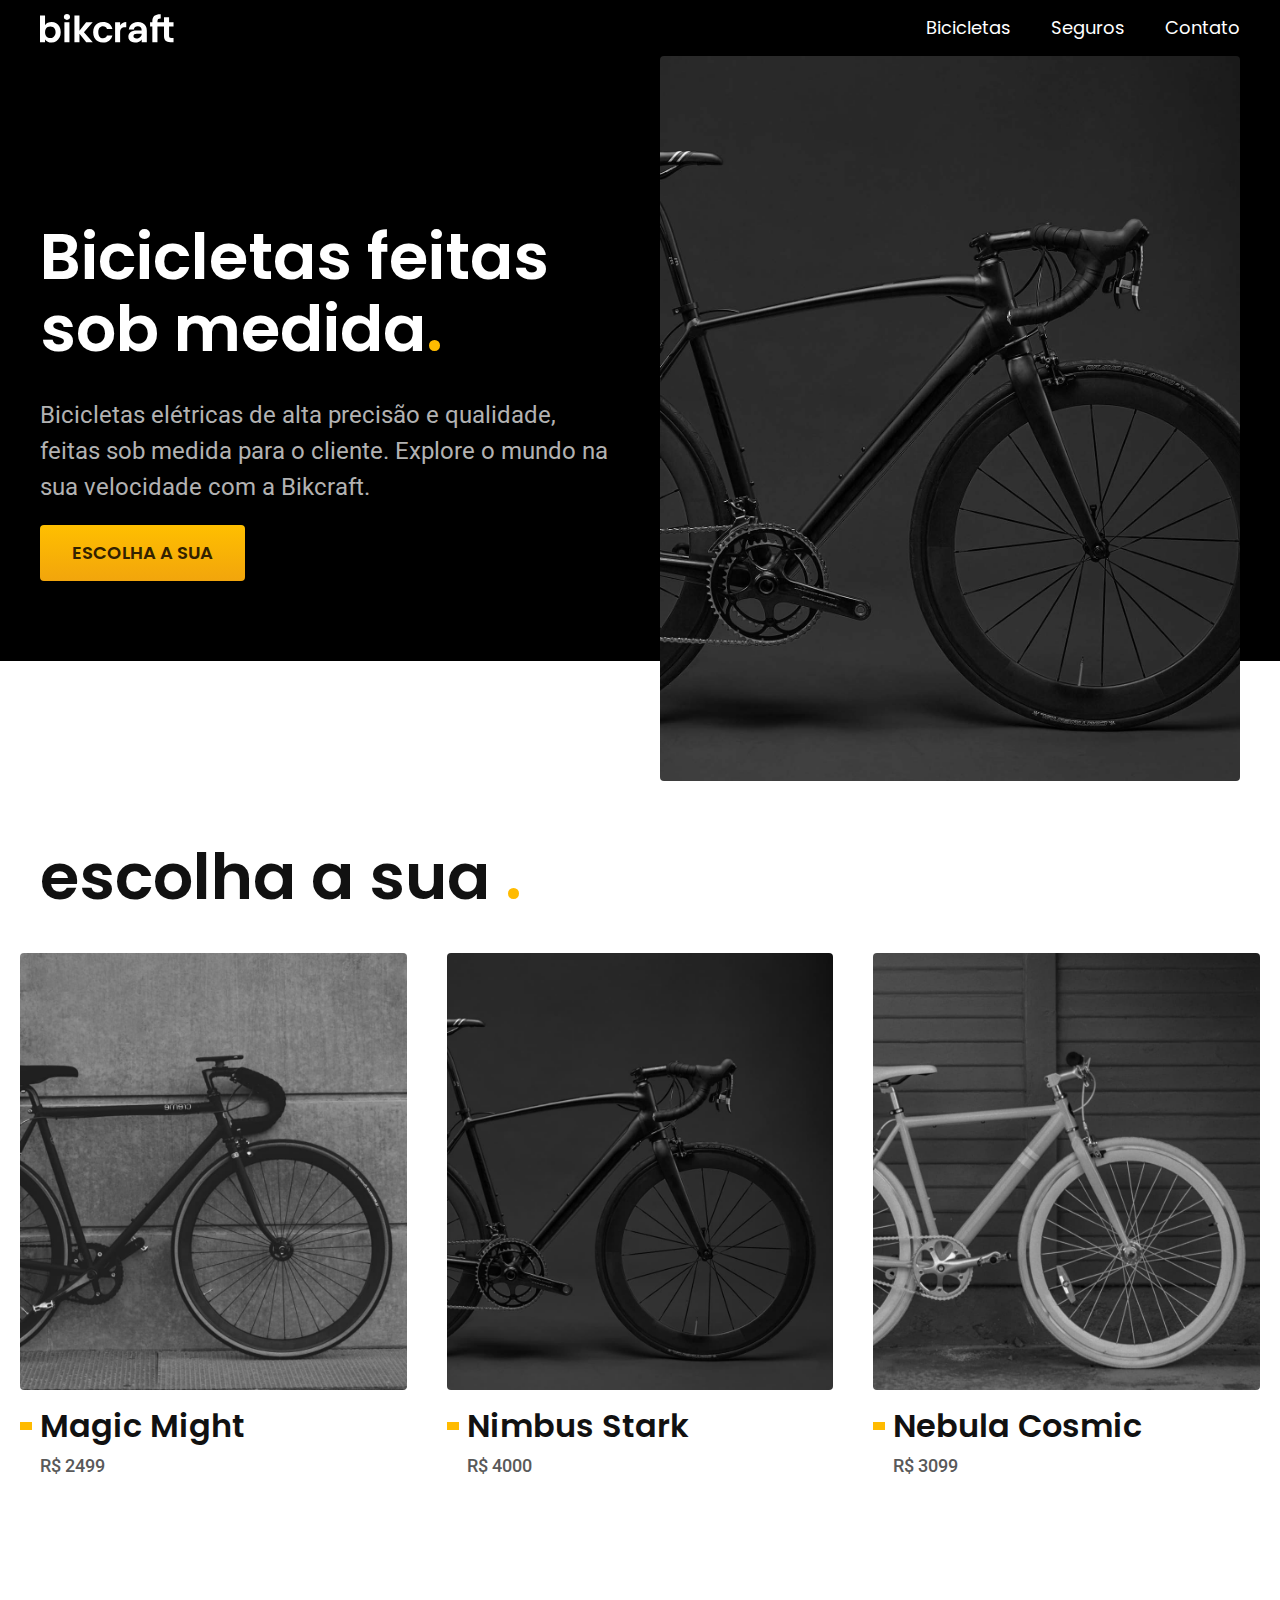
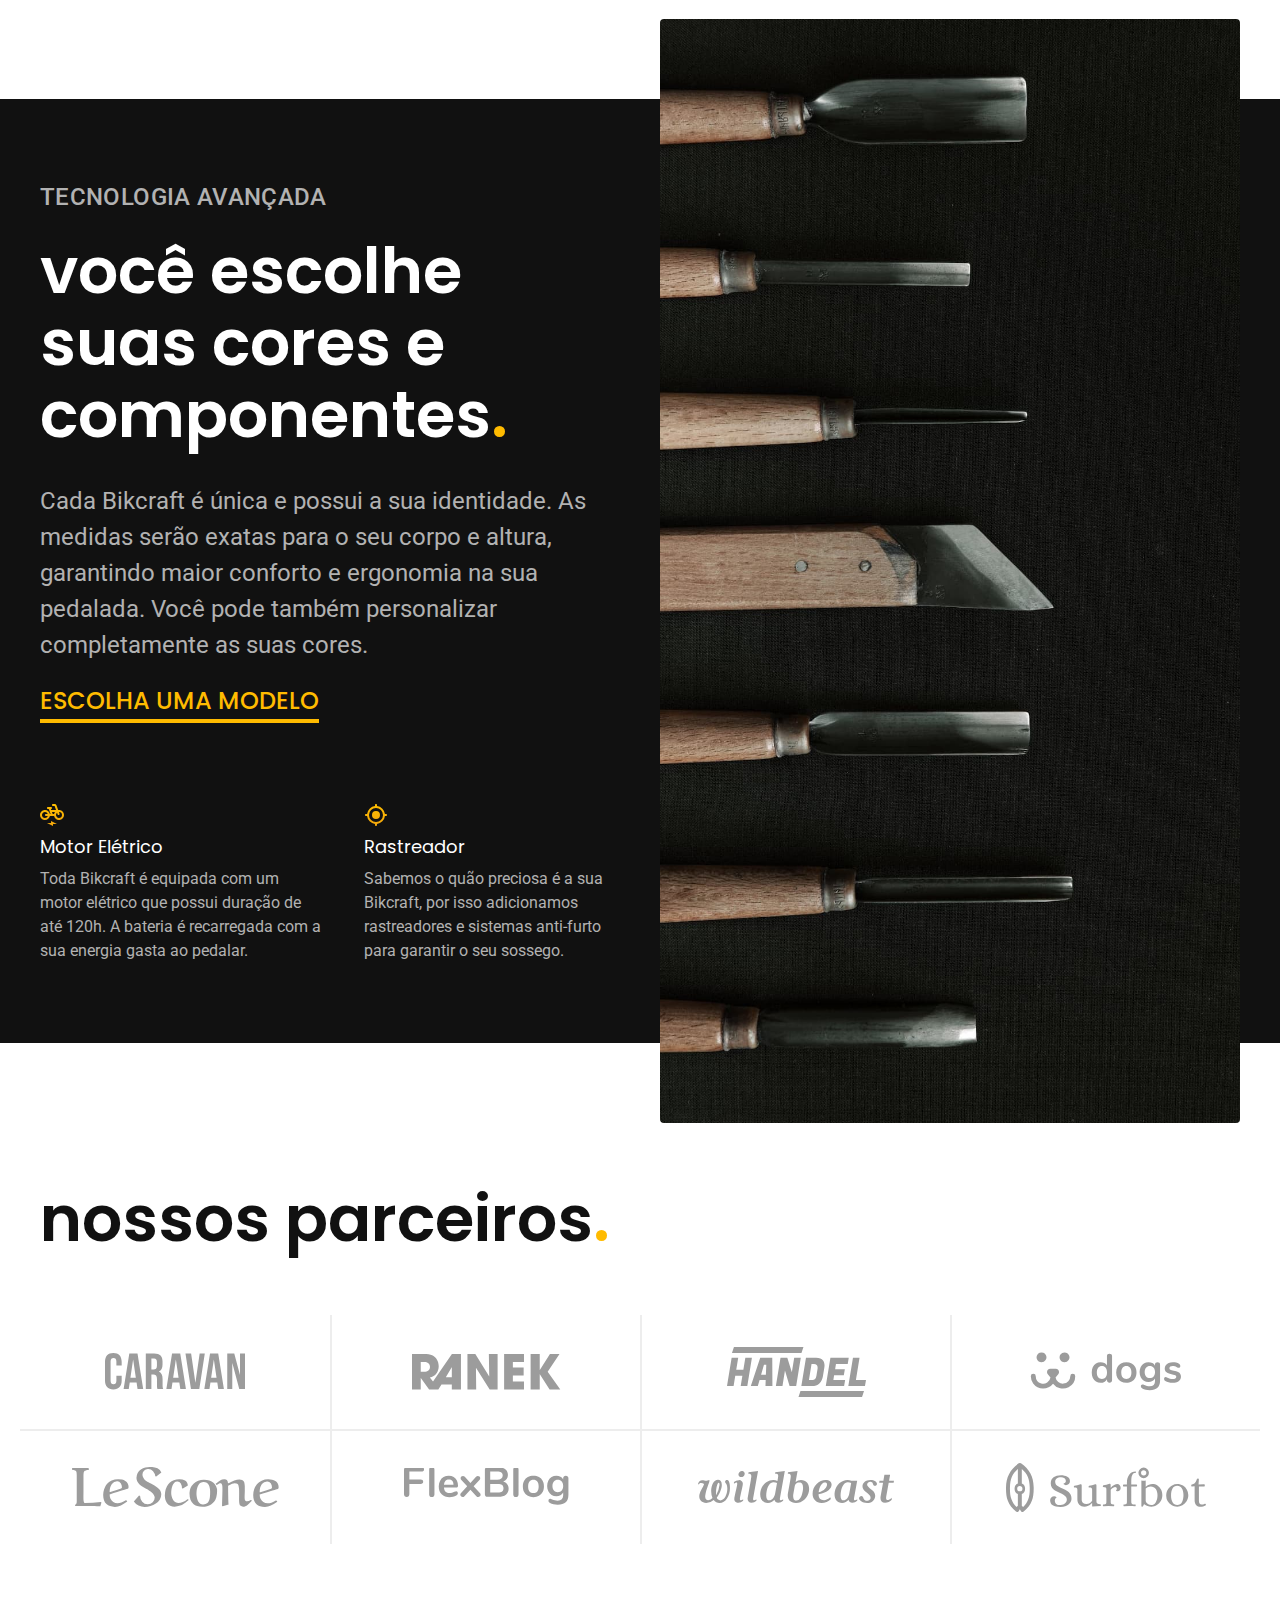
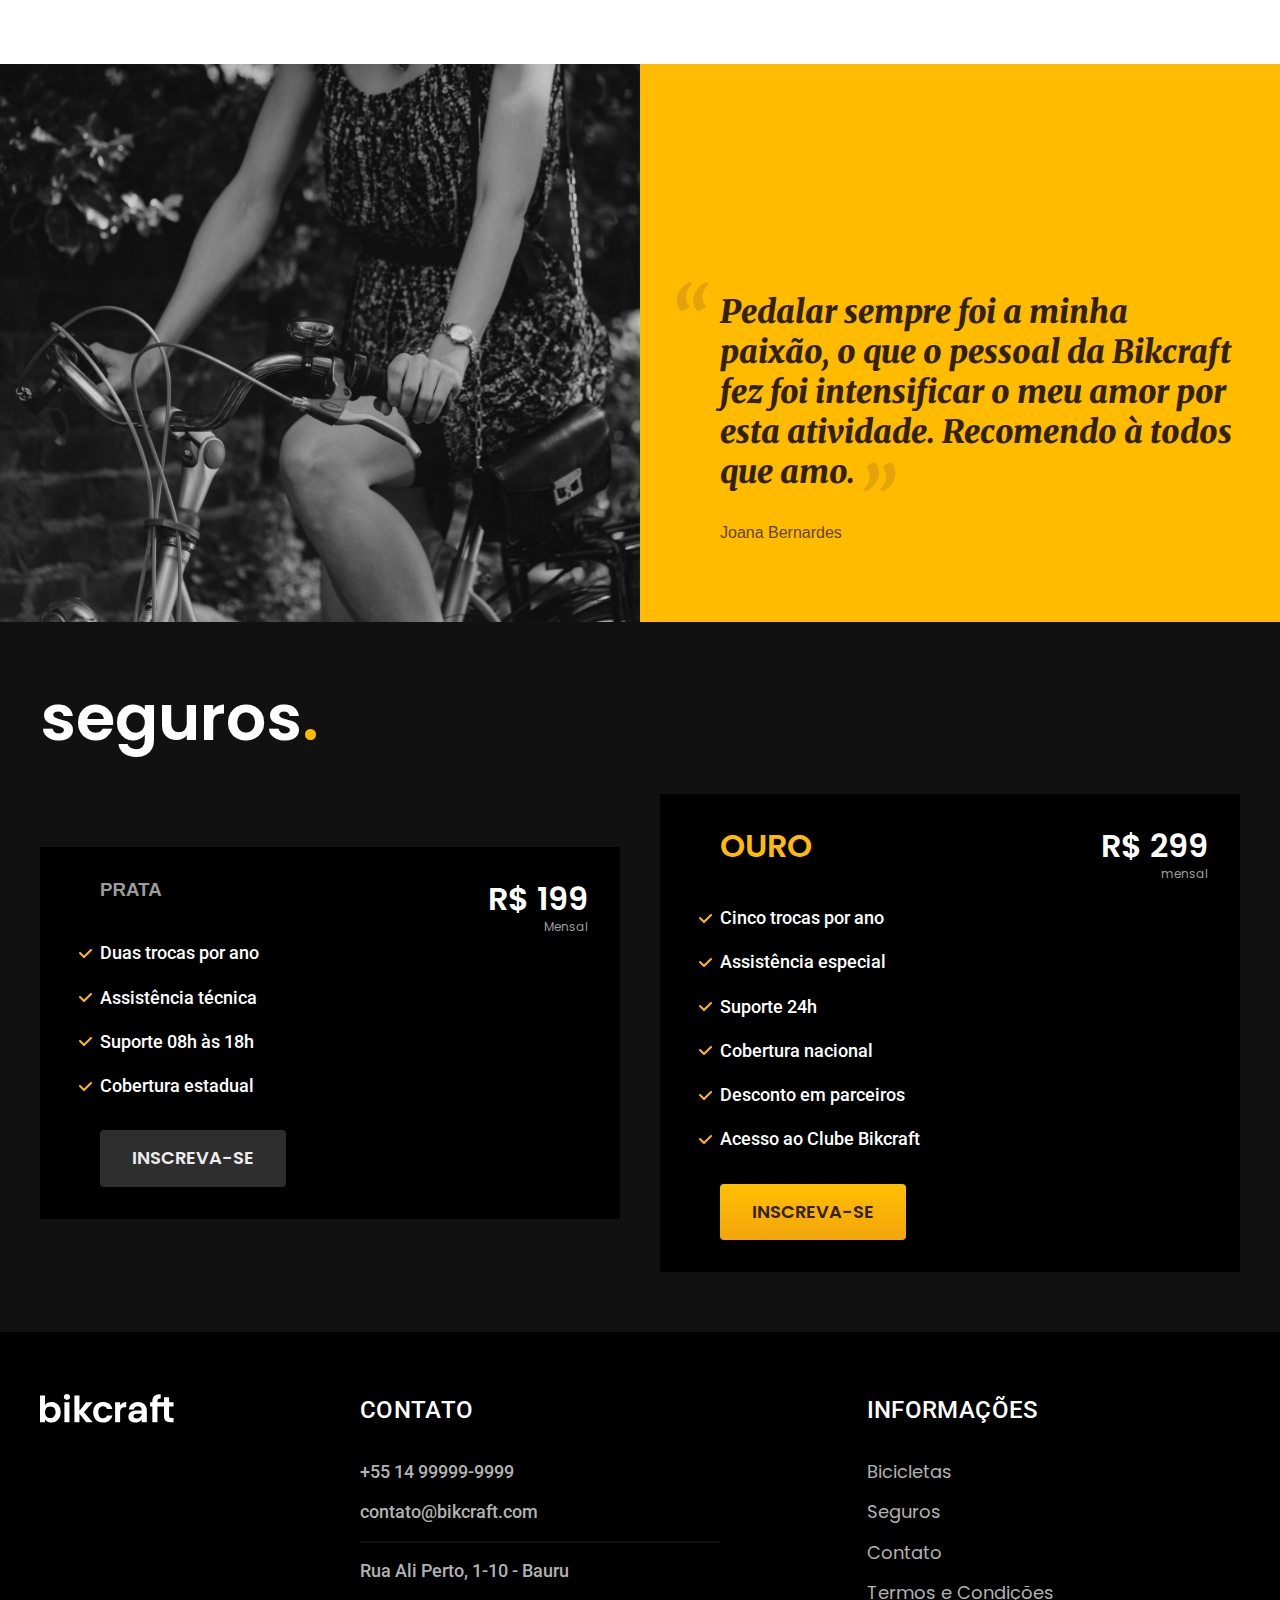
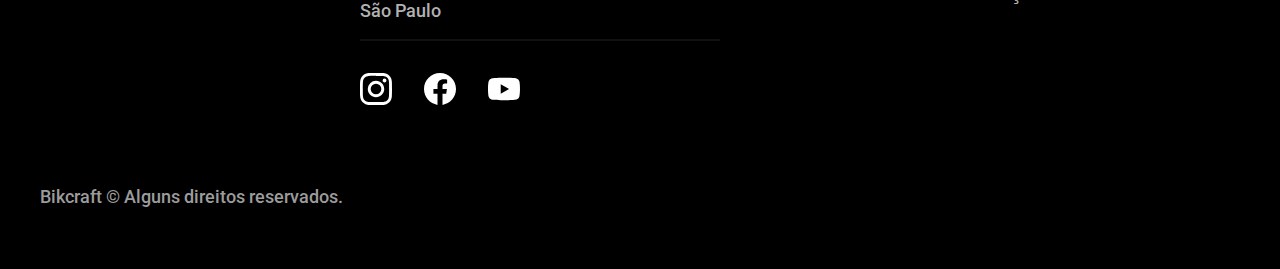
<file: index.html>
<!DOCTYPE html>
<html lang="pt-br">
<head>
  <meta charset="UTF-8">
  <meta http-equiv="X-UA-Compatible" content="IE=edge">
  <link rel="preconnect" href="https://fonts.googleapis.com">
  <link rel="preconnect" href="https://fonts.gstatic.com" crossorigin>
  <meta name="viewport" content="width=device-width, initial-scale=1.0">
  <meta name="description" content="Bicicletas elétricas de alta precisão e qualidade,  feitas sob medida para o cliente. Explore o mundo na sua velocidade com a Bikcraft.">
  <title>Bikcraft - Bicicletas Elétricas</title>
  <link href="https://fonts.googleapis.com/css2?family=Poppins:wght@400;600&family=Roboto:wght@400;500&family=Merriweather:ital,wght@1,900&display=swap" rel="stylesheet">
  <link rel="stylesheet" href="./css/style.css">
</head>
<body>
  <header class="header-bg">
    <div class="header container">
      <a href="./">
        <img src="./img/bikcraft.svg" alt="bikcraft">
      </a>

      <nav aria-label="primaria">
        <ul class="header-menu cor-0 font-1-m">
          <li><a href="./bicicletas.html">Bicicletas</a></li>
          <li><a href="./seguros.html">Seguros</a></li>
          <li><a href="./contato.html">Contato</a></li>
        </ul>
      </nav>
    </div>
  </header>
  <main class="introducao-bg">
    <div class="introducao container">
      <div class="introducao-conteudo">
        <h1 class="cor-0 font-1-xxl">Bicicletas feitas sob medida<span class="cor-p1">.</span></h1>
        <p class="cor-5 font-2-l">Bicicletas elétricas de alta precisão e qualidade,  feitas sob medida para o cliente. Explore o mundo na sua velocidade com a Bikcraft.</p>
        <a class="botao" href="./bicicletas.html">Escolha a sua</a>
      </div>
      <div class="introducao-imagem">
        <img src="./img/fotos/introducao.jpg" alt="Bicicleta elétrica perda">
      </div>
    </div>
  </main>
  <article class="bicicletas-lista">
    <h2 class="font-1-xxl container">escolha a sua <span class="cor-p1">.</span></h2>
    <ul>
      <li>
        <a href="./bicicletas/magic.html">
          <img src="./img/bicicletas/magic-home.jpg" alt="Bicicleta preta">
          <h3 class="font-1-xl">Magic Might</h3>
          <span class="font-2-m cor-8">R$ 2499</span>
        </a>
      </li>
      <li>
        <a href="./bicicletas/nimbus.html">
          <img src="./img/bicicletas/nimbus-home.jpg" alt="Bicicleta preta">
          <h3 class="font-1-xl">Nimbus Stark</h3>
          <span class="font-2-m cor-8">R$ 4000</span>
        </a>
      </li>
      <li>
        <a href="./bicicletas/nebula.html">
          <img src="./img/bicicletas/nebula-home.jpg" alt="Bicicleta preta">
          <h3 class="font-1-xl">Nebula Cosmic</h3>
          <span class="font-2-m cor-8">R$ 3099</span>
        </a>
      </li>
    </ul>
  </article>
  <article class="tecnologia-bg">
    <div class="tecnologia container">
      <div class="tecnologia-conteudo">
        <span class="font-2-l-b cor-5">Tecnologia Avançada</span>
        <h2 class="font-1-xxl cor-0" >você escolhe suas cores e componentes<span class="cor-p1">.</span></h2>
        <p class="font-2-l cor-5">Cada Bikcraft é única e possui a sua identidade. 
            As medidas serão exatas para o seu corpo e altura, garantindo maior conforto e ergonomia na sua pedalada. 
            Você pode também personalizar completamente as suas cores.
        </p>
        <a class="link" href="./bicicletas.html">Escolha uma modelo</a>
        <div class="tecnologia-vantagens">
          <div>
            <img src="./img/icones/eletrica.svg" alt="">
            <h3 class="font-1-m cor-0">Motor Elétrico</h3>
            <p class="font-2-s cor-5">Toda Bikcraft é equipada com um motor elétrico que possui duração de até 120h. A bateria é recarregada com a sua energia gasta ao pedalar.</p>
          </div>
          <div>
            <img src="./img/icones/rastreador.svg" alt="">
            <h3 class="font-1-m cor-0">Rastreador</h3>
            <p class="font-2-s cor-5">Sabemos o quão preciosa é a sua Bikcraft, por isso adicionamos rastreadores e sistemas anti-furto para garantir o seu sossego.</p>
          </div>
        </div>
      </div>
      <div class="tecnologia-imagem">
        <img src="./img/fotos/tecnologia.jpg" alt="">
      </div>
    </div>
  </article>
  <section class="parceiros" aria-label="Nossos Parceiros">
    <h2 class="font-1-xxl container">nossos parceiros<span class="cor-p1">.</span></h2>
    <ul>
      <li><img src="./img/parceiros/caravan.svg" alt="Caravan"></li>
      <li><img src="./img/parceiros/ranek.svg" alt="Ranek"></li>
      <li><img src="./img/parceiros/handel.svg" alt="Handel"></li>
      <li><img src="./img/parceiros/dogs.svg" alt="Dogs"></li>
      <li><img src="./img/parceiros/lescone.svg" alt="Lescone"></li>
      <li><img src="./img/parceiros/flexblog.svg" alt="Flexblog"></li>
      <li><img src="./img/parceiros/wildbeast.svg" alt="Wildbeast"></li>
      <li><img src="./img/parceiros/surfbot.svg" alt="Surfbot"></li>
    </ul>
  </section>
  <section class="depoimento" aria-label="Depoimento">
    <div>
      <img src="./img/fotos/depoimento.jpg" alt="Pessoa pedalando em uma Bicicleta bikcraft">
    </div>
    <div class="depoimento-conteudo">
      <blockquote class="font-1-xl cor-p5">
        <p>
          Pedalar sempre foi a minha paixão, o que o pessoal da Bikcraft fez foi intensificar o meu amor por esta atividade. Recomendo à todos que amo.
        </p>
      </blockquote>
      <span class="font-1-mb cor-p4">Joana Bernardes</span>
    </div>
  </section>
  <article class="seguros-bg">
    <div class="seguros container">
      <h2 class="font-1-xxl cor-0" >seguros<span class="cor-p1">.</span></h2>
      <div class="seguros-item">
        <h3 class="font--xl cor-6">PRATA</h3>
        <span class="font-1-xl cor-0">R$ 199
          <span class="font-1-xs cor-6">Mensal</span>
        </span>
        <ul class="font-2-m cor-0">
          <li>Duas trocas por ano</li>
          <li>Assistência técnica</li>
          <li>Suporte 08h às 18h</li>
          <li>Cobertura estadual</li>
        </ul>
        <a class="botao secundario" href="./orcamento.html">Inscreva-se</a>
      </div>
      <div class="seguros-item">
        <h3 class="font-1-xl cor-p1">OURO</h3>
        <span class="font-1-xl cor-0">R$ 299 <span class="font-1-xs cor-6">mensal</span></span>
        <ul class="font-2-m cor-0">
          <li>Cinco trocas por ano</li>
          <li>Assistência especial</li>
          <li>Suporte 24h</li>
          <li>Cobertura nacional</li>
          <li>Desconto em parceiros</li>
          <li>Acesso ao Clube Bikcraft</li>
        </ul>
        <a class="botao" href="./orcamento.html">Inscreva-se</a>
      </div>
    </div>
  </article>
  <footer class="footer-bg">
    <div class="footer container">
      <img src="./img/bikcraft.svg" alt="">
      <div class="footer-contato">
        <h3 class="font-2-l-b cor-0">Contato</h3>
        <ul class="cor-5 font-2-m">
          <li><a href="tel:+5514999999999">+55 14 99999-9999 </a></li>
          <li><a href="mailto:contato@bikcraft.com">contato@bikcraft.com</a></li>
          <li>Rua Ali Perto, 1-10 - Bauru</li>
          <li>São Paulo</li>
        </ul>
        <div class="footer-redes">
          <a href="./"><img src="./img/redes/instagram.svg" alt=""></a>
          <a href="./"><img src="./img/redes/facebook.svg" alt=""></a>
          <a href="./"><img src="./img/redes/youtube.svg" alt=""></a>
        </div>
      </div>
      <div class="footer-informacoes">
        <h3 class="font-2-l-b cor-0">Informações</h3>
        <nav>
          <ul class="font-1-m cor-5">
            <li><a href="./bicicletas.html">Bicicletas</a></li>
            <li><a href="./seguros.html">Seguros</a></li>
            <li><a href="./contato.html">Contato</a></li>
            <li><a href="./termos.html">Termos e Condições</a></li>
          </ul>
        </nav>
      </div>
      <p class="footer-copy font-2-m cor-6">Bikcraft © Alguns direitos reservados.</p>
    </div>
  </footer>
</body>
</html>
</file>
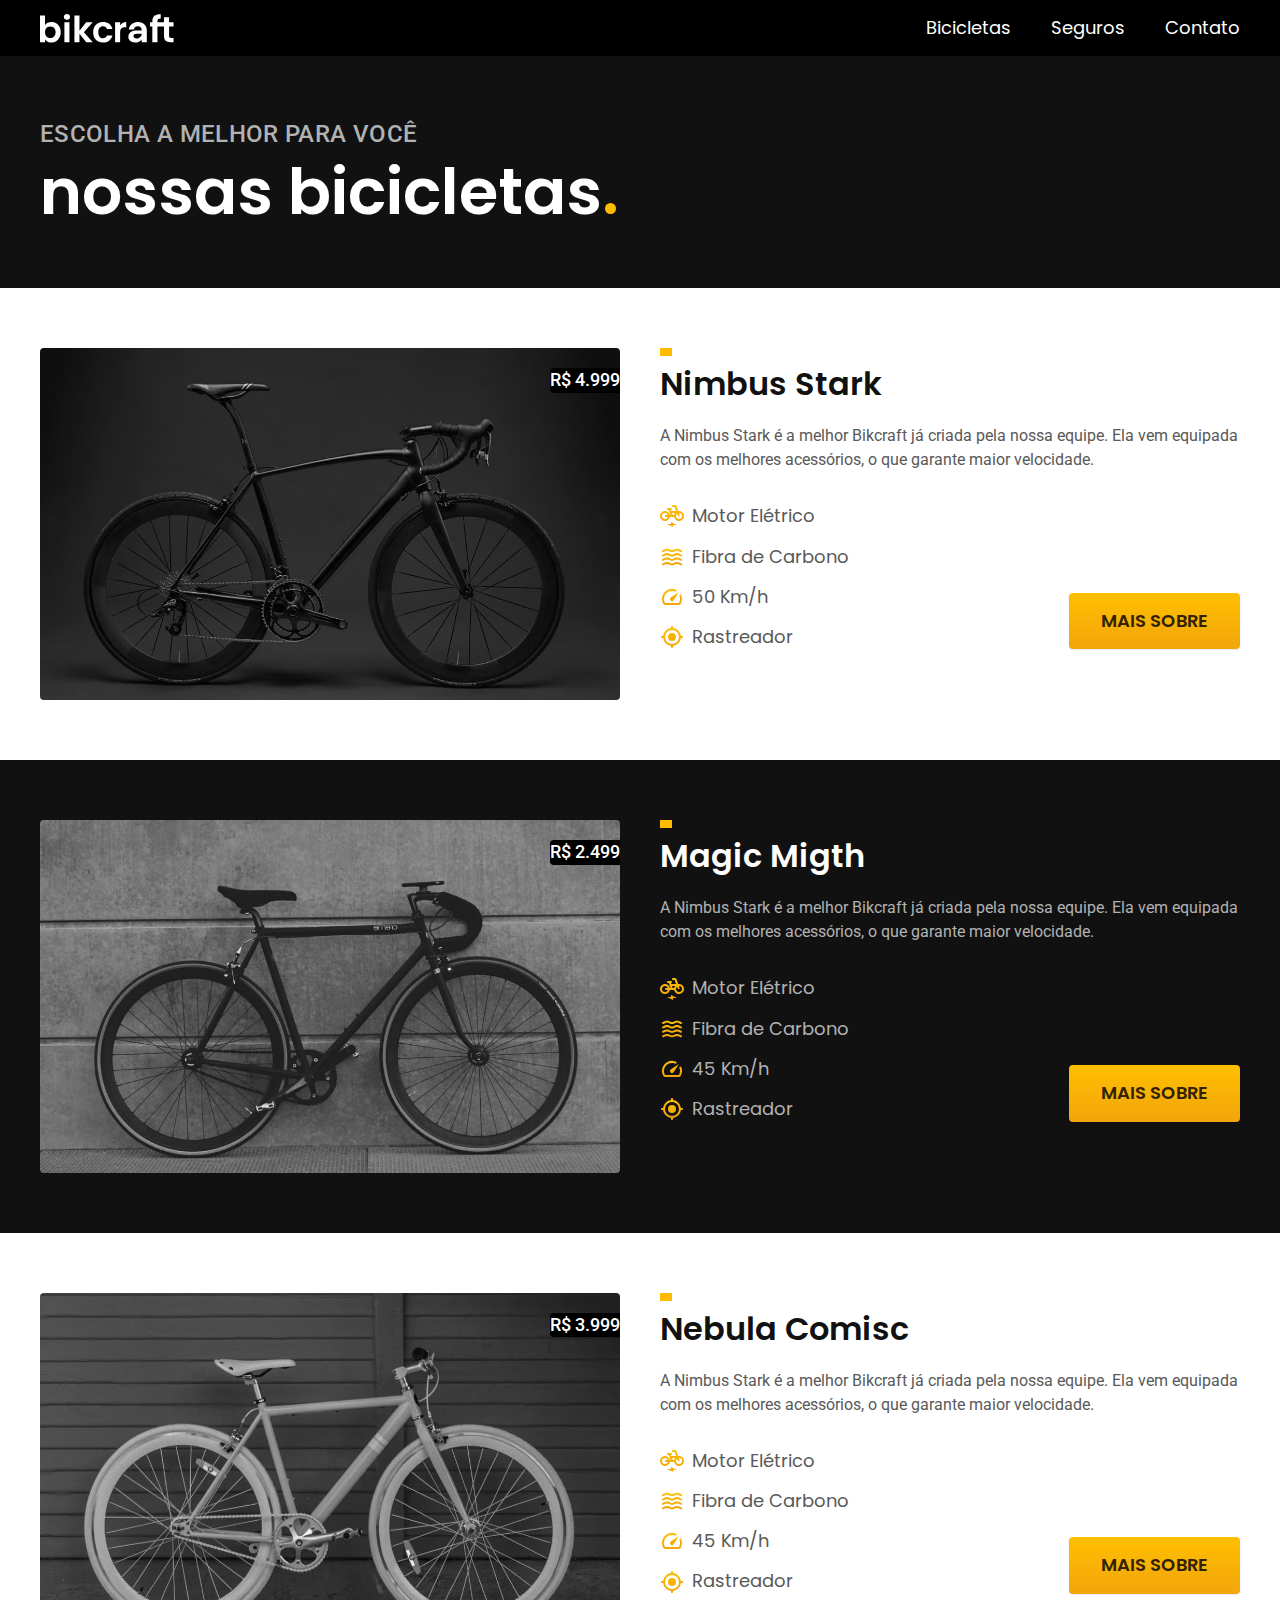
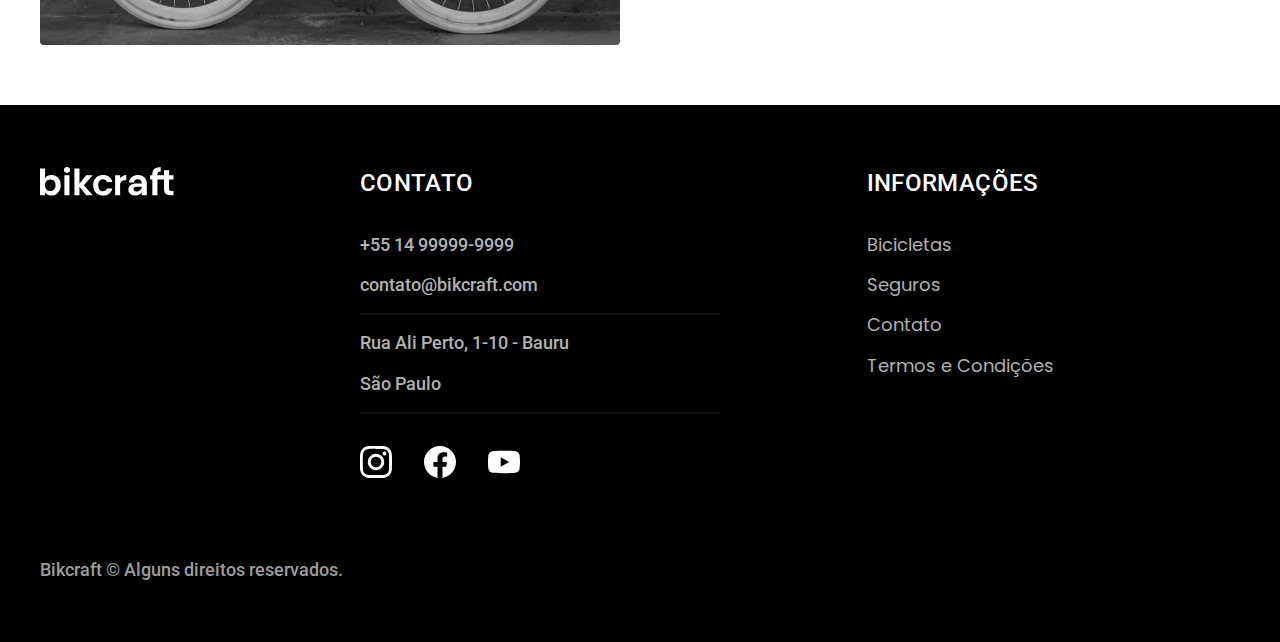
<file: bicicletas.html>
<!DOCTYPE html>
<html lang="pt-br">
<head>
  <meta charset="UTF-8">
  <meta http-equiv="X-UA-Compatible" content="IE=edge">
  <link rel="preconnect" href="https://fonts.googleapis.com">
  <link rel="preconnect" href="https://fonts.gstatic.com" crossorigin>
  <meta name="viewport" content="width=device-width, initial-scale=1.0">
  <meta name="description" content="Termos e condições">
  <title>Bicicletas / Bikcraft - Bicicletas Elétricas</title>
  <link href="https://fonts.googleapis.com/css2?family=Poppins:wght@400;600&family=Roboto:wght@400;500&family=Merriweather:ital,wght@1,900&display=swap" rel="stylesheet">
  <link rel="stylesheet" href="./css/style.css">
</head>
<body id="bicicletas">
  <header class="header-bg">
    <div class="header container">
      <a href="./">
        <img src="./img/bikcraft.svg" alt="bikcraft">
      </a>

      <nav aria-label="primaria">
        <ul class="header-menu cor-0 font-1-m">
          <li><a href="./bicicletas.html">Bicicletas</a></li>
          <li><a href="./seguros.html">Seguros</a></li>
          <li><a href="./contato.html">Contato</a></li>
        </ul>
      </nav>
    </div>
  </header>
  <main>
    <div class="titulo-bg">
      <div class="titulo container">
        <p class="font-2-l-b cor-5">Escolha a melhor para você</p>
        <h1 class="font-1-xxl cor-0">nossas bicicletas<span class="cor-p1">.</span></h1>
      </div>
    </div>
    
    <div class="bicicletas container">
      <div class="bicicletas-imagem">
        <img src="./img/bicicletas/nimbus.jpg" alt="Bicicleta preta">
        <span class="font-2-m cor-0">R$ 4.999</span>
      </div>
      <div class="bicicletas-conteudo">
        <h2 class="font-1-xl">Nimbus Stark</h2>
        <p class="font-2-s cor-8">A Nimbus Stark é a melhor Bikcraft já criada pela nossa equipe. Ela vem equipada com os melhores acessórios, o que garante maior velocidade.</p>
        <ul class="font-1-m cor-8">
          <li>
            <img src="./img/icones/eletrica.svg" alt="">
            Motor Elétrico
          </li>
          <li>
            <img src="./img/icones/carbono.svg" alt="">
            Fibra de Carbono
          </li>
          <li>
            <img src="./img/icones/velocidade.svg" alt="">
            50 Km/h
          </li>
          <li>
            <img src="./img/icones/rastreador.svg" alt="">
            Rastreador
          </li>
        </ul>
        <a class="botao seta" href="./bicicletas/nimbus.html">Mais sobre</a>
      </div>
    </div>
  

    <div class="bicicletas-bg">
      <div class="bicicletas container">
        <div class="bicicletas-imagem">
          <img src="./img/bicicletas/magic.jpg" alt="Bicicleta preta">
          <span class="font-2-m cor-0">R$ 2.499</span>
        </div>
        <div class="bicicletas-conteudo">
          <h2 class="font-1-xl cor-0">Magic Migth</h2>
          <p class="font-2-s cor-5">A Nimbus Stark é a melhor Bikcraft já criada pela nossa equipe. Ela vem equipada com os melhores acessórios, o que garante maior velocidade.</p>
          <ul class="font-1-m cor-5">
            <li>
              <img src="./img/icones/eletrica.svg" alt="">
              Motor Elétrico
            </li>
            <li>
              <img src="./img/icones/carbono.svg" alt="">
              Fibra de Carbono
            </li>
            <li>
              <img src="./img/icones/velocidade.svg" alt="">
              45 Km/h
            </li>
            <li>
              <img src="./img/icones/rastreador.svg" alt="">
              Rastreador
            </li>
          </ul>
          <a class="botao seta" href="./bicicletas/magic.html">Mais sobre</a>
        </div>
      </div>
    </div>

    
    <div class="bicicletas container">
      <div class="bicicletas-imagem">
        <img src="./img/bicicletas/nebula.jpg" alt="Bicicleta preta">
        <span class="font-2-m cor-0">R$ 3.999</span>
      </div>
      <div class="bicicletas-conteudo">
        <h2 class="font-1-xl">Nebula Comisc</h2>
        <p class="font-2-s cor-8">A Nimbus Stark é a melhor Bikcraft já criada pela nossa equipe. Ela vem equipada com os melhores acessórios, o que garante maior velocidade.</p>
        <ul class="font-1-m cor-8">
          <li>
            <img src="./img/icones/eletrica.svg" alt="">
            Motor Elétrico
          </li>
          <li>
            <img src="./img/icones/carbono.svg" alt="">
            Fibra de Carbono
          </li>
          <li>
            <img src="./img/icones/velocidade.svg" alt="">
            45 Km/h
          </li>
          <li>
            <img src="./img/icones/rastreador.svg" alt="">
            Rastreador
          </li>
        </ul>
        <a class="botao seta" href="./bicicletas/nebula.html">Mais sobre</a>
      </div>
    </div>
  
  </main>
  <footer class="footer-bg">
    <div class="footer container">
      <img src="./img/bikcraft.svg" alt="">
      <div class="footer-contato">
        <h3 class="font-2-l-b cor-0">Contato</h3>
        <ul class="cor-5 font-2-m">
          <li><a href="tel:+5514999999999">+55 14 99999-9999 </a></li>
          <li><a href="mailto:contato@bikcraft.com">contato@bikcraft.com</a></li>
          <li>Rua Ali Perto, 1-10 - Bauru</li>
          <li>São Paulo</li>
        </ul>
        <div class="footer-redes">
          <a href="./"><img src="./img/redes/instagram.svg" alt=""></a>
          <a href="./"><img src="./img/redes/facebook.svg" alt=""></a>
          <a href="./"><img src="./img/redes/youtube.svg" alt=""></a>
        </div>
      </div>
      <div class="footer-informacoes">
        <h3 class="font-2-l-b cor-0">Informações</h3>
        <nav>
          <ul class="font-1-m cor-5">
            <li><a href="./bicicletas.html">Bicicletas</a></li>
            <li><a href="./seguros.html">Seguros</a></li>
            <li><a href="./contato.html">Contato</a></li>
            <li><a href="./termos.html">Termos e Condições</a></li>
          </ul>
        </nav>
      </div>
      <p class="footer-copy font-2-m cor-6">Bikcraft © Alguns direitos reservados.</p>
    </div>
  </footer>
</body>
</html>
</file>
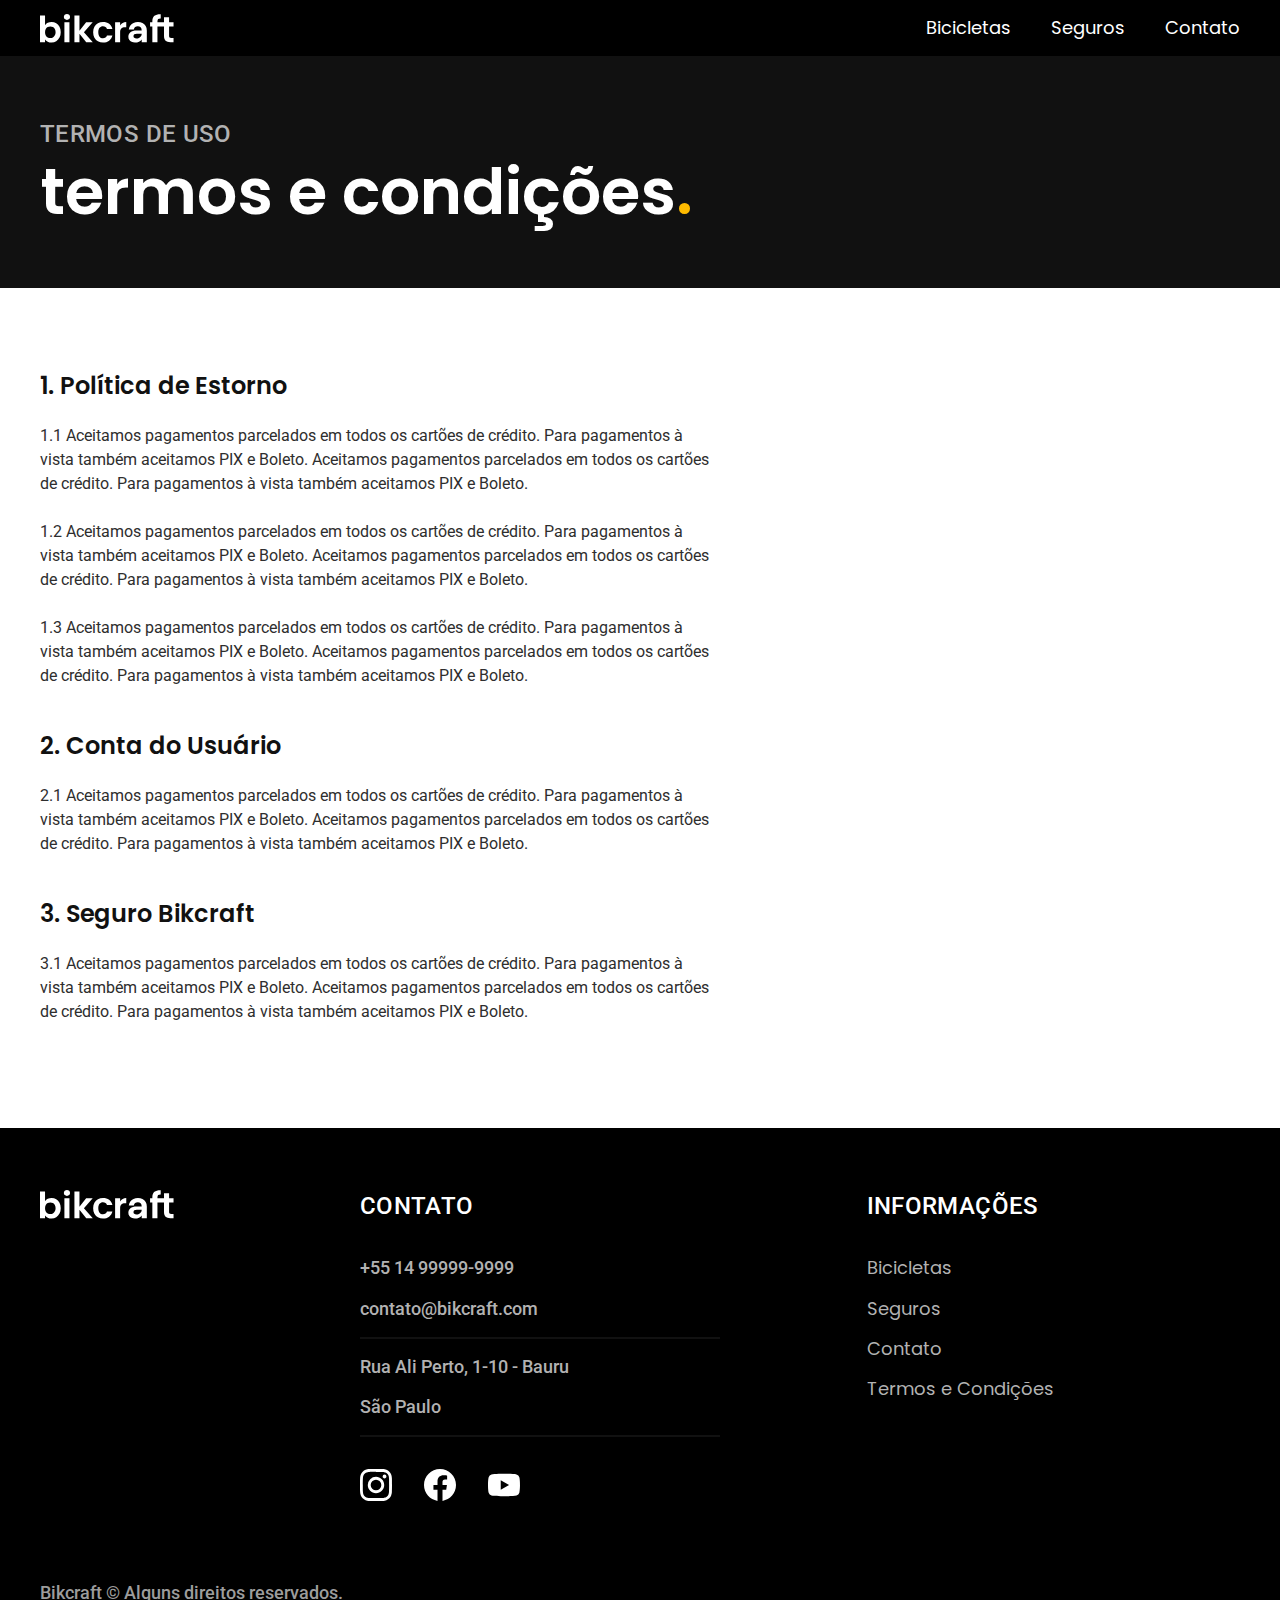
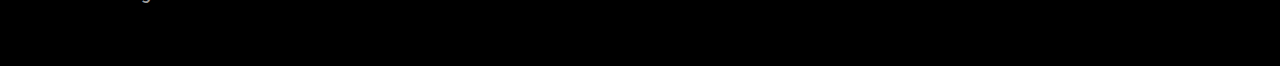
<file: termos.html>
<!DOCTYPE html>
<html lang="pt-br">
<head>
  <meta charset="UTF-8">
  <meta http-equiv="X-UA-Compatible" content="IE=edge">
  <link rel="preconnect" href="https://fonts.googleapis.com">
  <link rel="preconnect" href="https://fonts.gstatic.com" crossorigin>
  <meta name="viewport" content="width=device-width, initial-scale=1.0">
  <meta name="description" content="Termos e condições">
  <title>Termos e Condições / Bikcraft - Bicicletas Elétricas</title>
  <link href="https://fonts.googleapis.com/css2?family=Poppins:wght@400;600&family=Roboto:wght@400;500&family=Merriweather:ital,wght@1,900&display=swap" rel="stylesheet">
  <link rel="stylesheet" href="./css/style.css">
</head>
<body id="termos">
  <header class="header-bg">
    <div class="header container">
      <a href="./">
        <img src="./img/bikcraft.svg" alt="bikcraft">
      </a>

      <nav aria-label="primaria">
        <ul class="header-menu cor-0 font-1-m">
          <li><a href="./bicicletas.html">Bicicletas</a></li>
          <li><a href="./seguros.html">Seguros</a></li>
          <li><a href="./contato.html">Contato</a></li>
        </ul>
      </nav>
    </div>
  </header>
  <main>
    <div class="titulo-bg">
      <div class="titulo container">
        <p class="font-2-l-b cor-5">Termos de uso</p>
        <h1 class="font-1-xxl cor-0">termos e condições<span class="cor-p1">.</span></h1>
      </div>
    </div>
    <div class="termos container font-2-s cor-10">
      <h2 class="font-1-l cor-11">1. Política de Estorno</h2>
      <p>1.1 Aceitamos pagamentos parcelados em todos os cartões de crédito. Para pagamentos à vista também aceitamos PIX e Boleto. Aceitamos pagamentos parcelados em todos os cartões de crédito. Para pagamentos à vista também aceitamos PIX e Boleto.</p>
      <p>1.2 Aceitamos pagamentos parcelados em todos os cartões de crédito. Para pagamentos à vista também aceitamos PIX e Boleto. Aceitamos pagamentos parcelados em todos os cartões de crédito. Para pagamentos à vista também aceitamos PIX e Boleto.</p>
      <p>1.3 Aceitamos pagamentos parcelados em todos os cartões de crédito. Para pagamentos à vista também aceitamos PIX e Boleto. Aceitamos pagamentos parcelados em todos os cartões de crédito. Para pagamentos à vista também aceitamos PIX e Boleto.</p>
      <h2 class="font-1-l cor-11">2. Conta do Usuário</h2>
      <p>2.1 Aceitamos pagamentos parcelados em todos os cartões de crédito. Para pagamentos à vista também aceitamos PIX e Boleto. Aceitamos pagamentos parcelados em todos os cartões de crédito. Para pagamentos à vista também aceitamos PIX e Boleto.</p>
      <h2 class="font-1-l cor-11">3. Seguro Bikcraft</h2>
      <p>3.1 Aceitamos pagamentos parcelados em todos os cartões de crédito. Para pagamentos à vista também aceitamos PIX e Boleto. Aceitamos pagamentos parcelados em todos os cartões de crédito. Para pagamentos à vista também aceitamos PIX e Boleto.</p>
    </div>

  </main>
  <footer class="footer-bg">
    <div class="footer container">
      <img src="./img/bikcraft.svg" alt="">
      <div class="footer-contato">
        <h3 class="font-2-l-b cor-0">Contato</h3>
        <ul class="cor-5 font-2-m">
          <li><a href="tel:+5514999999999">+55 14 99999-9999 </a></li>
          <li><a href="mailto:contato@bikcraft.com">contato@bikcraft.com</a></li>
          <li>Rua Ali Perto, 1-10 - Bauru</li>
          <li>São Paulo</li>
        </ul>
        <div class="footer-redes">
          <a href="./"><img src="./img/redes/instagram.svg" alt=""></a>
          <a href="./"><img src="./img/redes/facebook.svg" alt=""></a>
          <a href="./"><img src="./img/redes/youtube.svg" alt=""></a>
        </div>
      </div>
      <div class="footer-informacoes">
        <h3 class="font-2-l-b cor-0">Informações</h3>
        <nav>
          <ul class="font-1-m cor-5">
            <li><a href="./bicicletas.html">Bicicletas</a></li>
            <li><a href="./seguros.html">Seguros</a></li>
            <li><a href="./contato.html">Contato</a></li>
            <li><a href="./termos.html">Termos e Condições</a></li>
          </ul>
        </nav>
      </div>
      <p class="footer-copy font-2-m cor-6">Bikcraft © Alguns direitos reservados.</p>
    </div>
  </footer>
</body>
</html>
</file>
<file: css/style.css>
/* Global */
@import './global/global.css';
@import './utilidades/tipografia.css';
@import './utilidades/cores.css';
@import './global/header.css';
@import './global/footer.css';
/* Utilidade */
@import './utilidades/componente.css';


/* Home */
@import './home/introducao.css';
@import './home/tecnologia.css';
@import './home/parceiros.css';
@import './home/depoimento.css';

/* Bicicletas */
@import './bicicletas/bicicletas-lista.css';
@import './bicicletas/bicicletas.css';

/* Seguros */
@import './seguros/seguros.css';

/* Termos */
@import './termos/termos.css';
</file>
